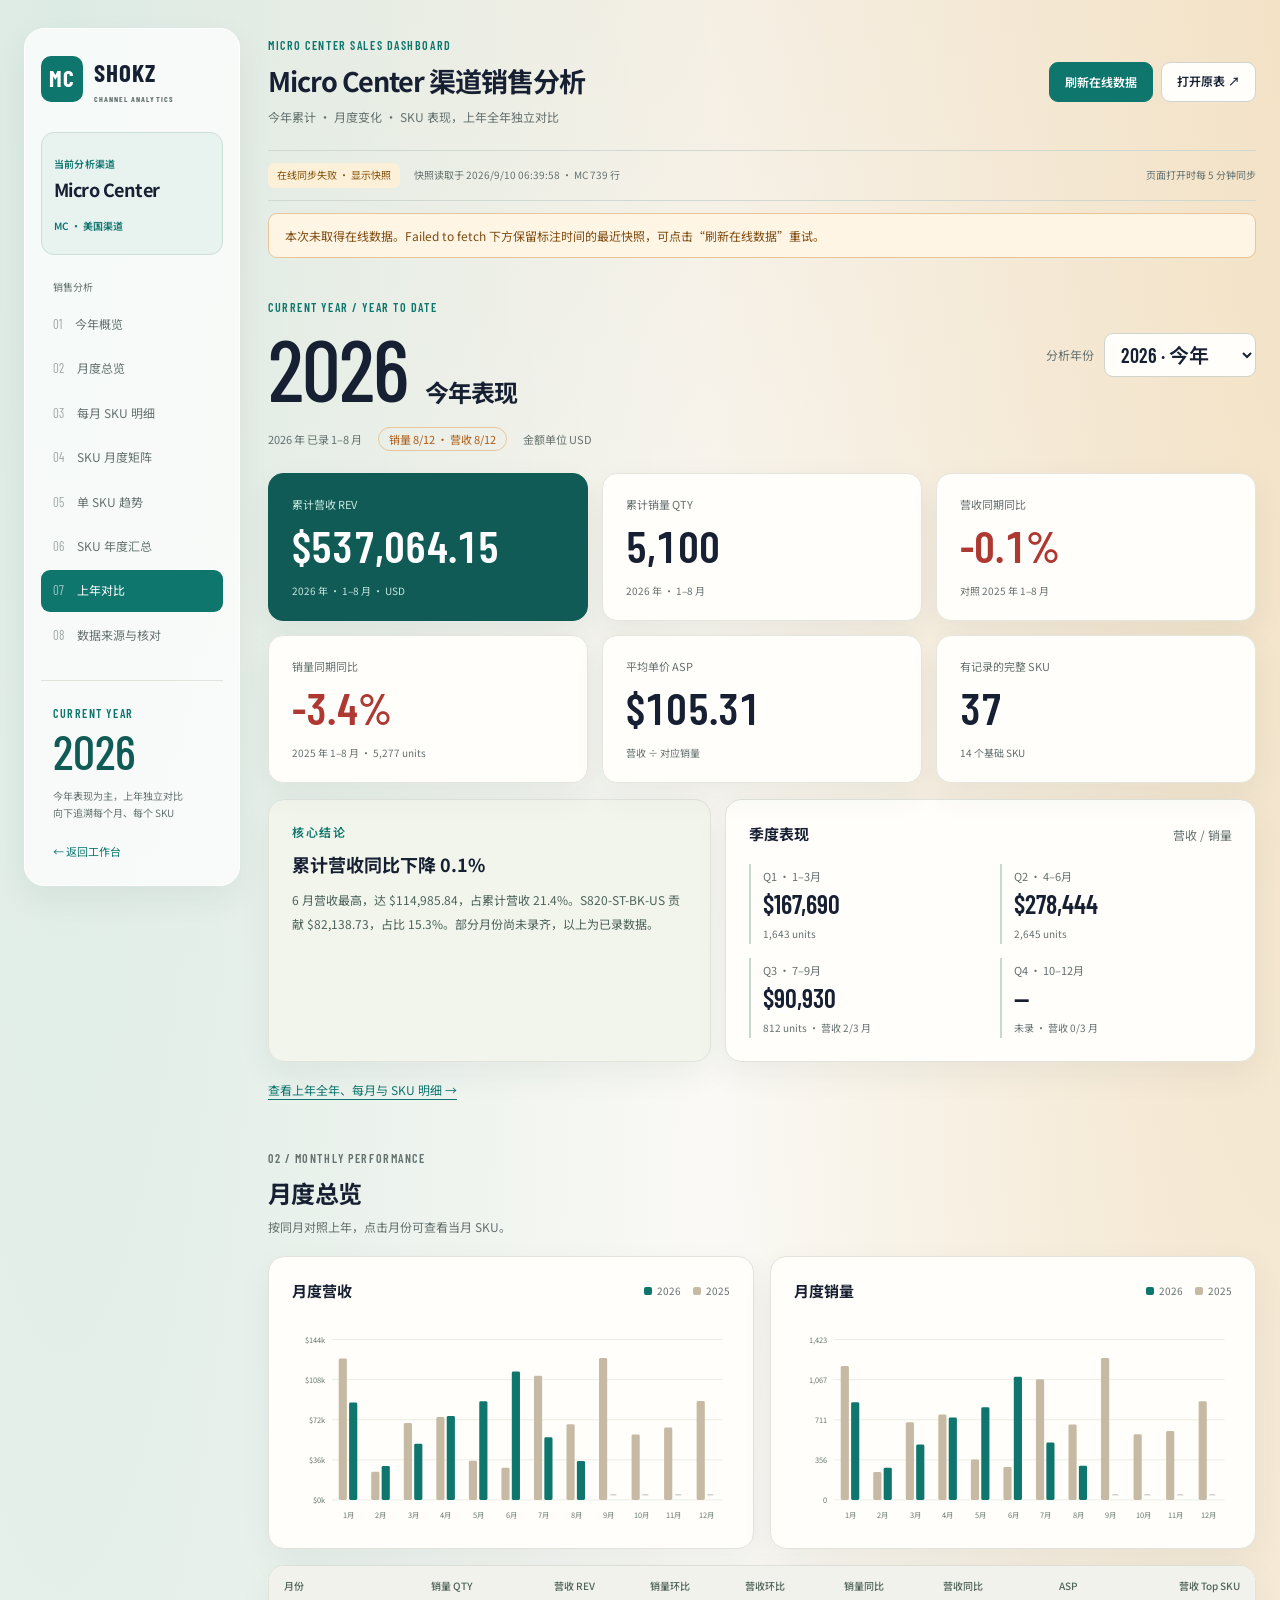
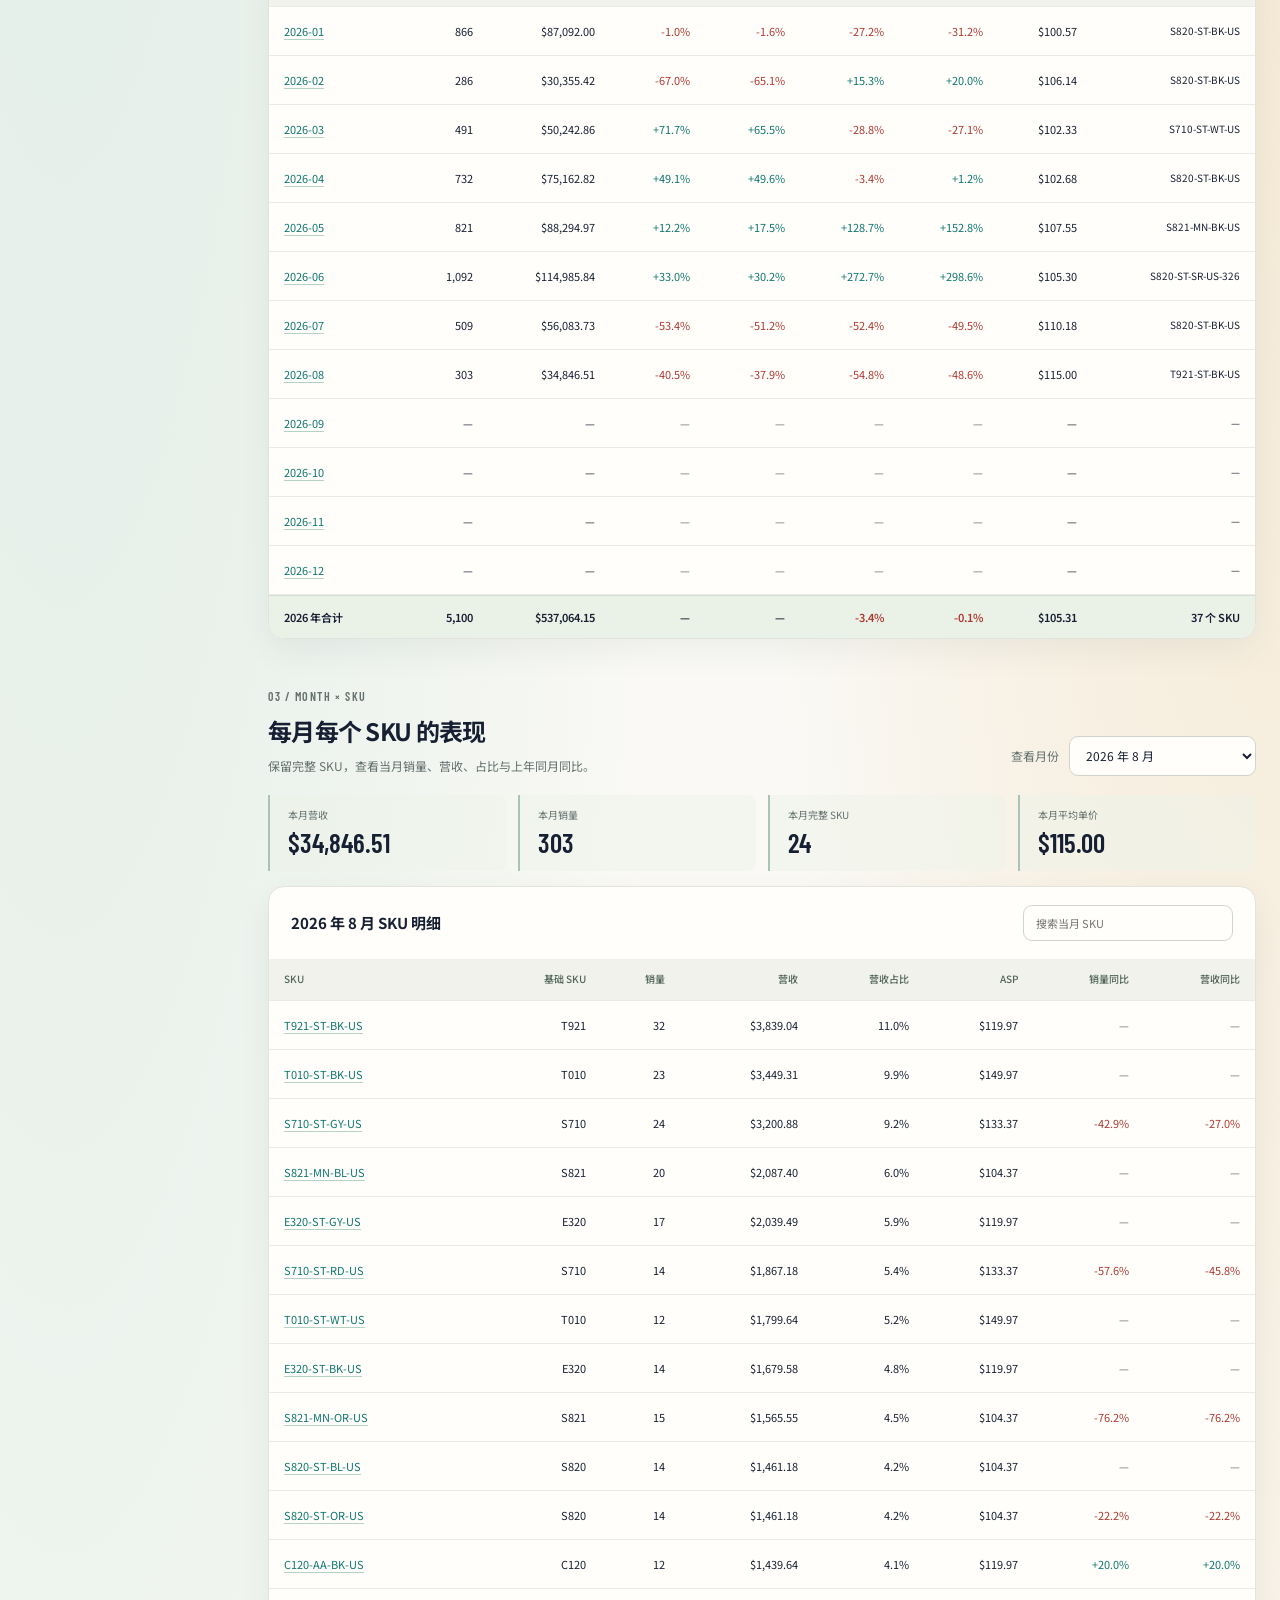
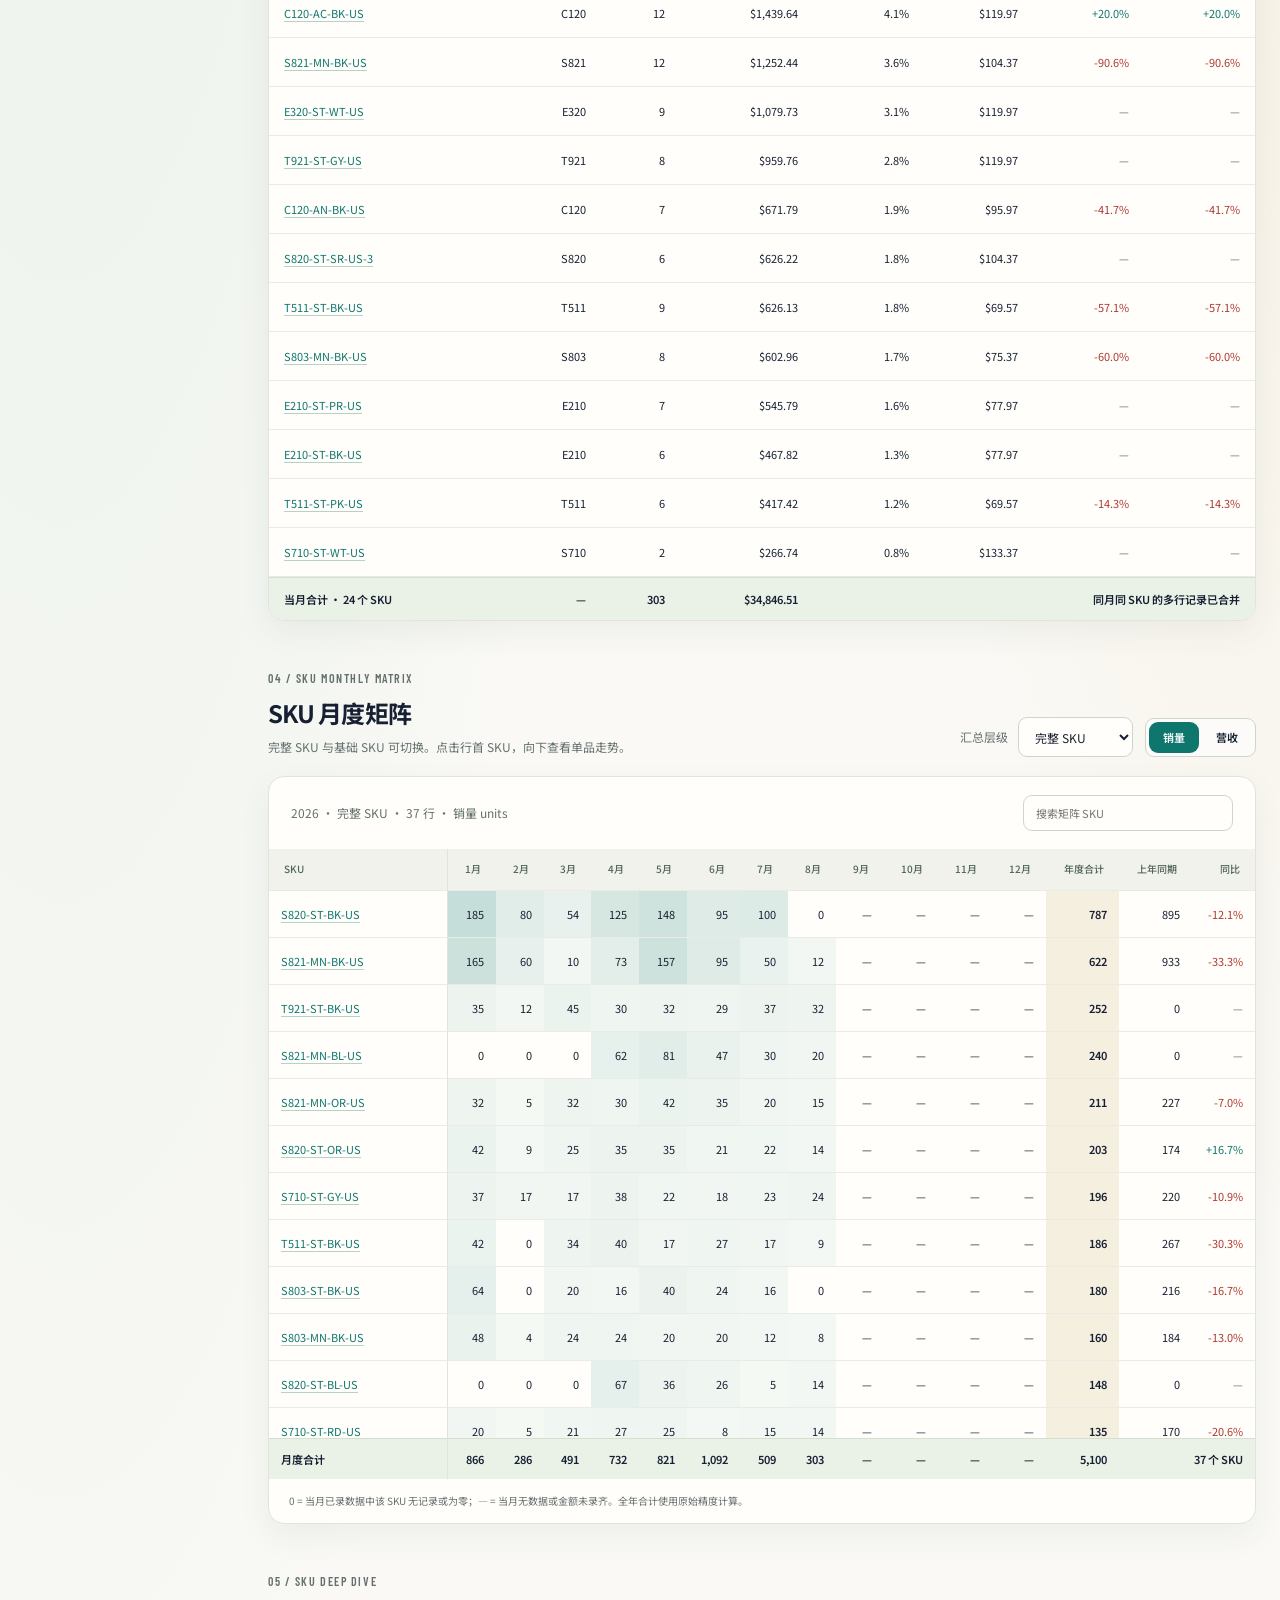
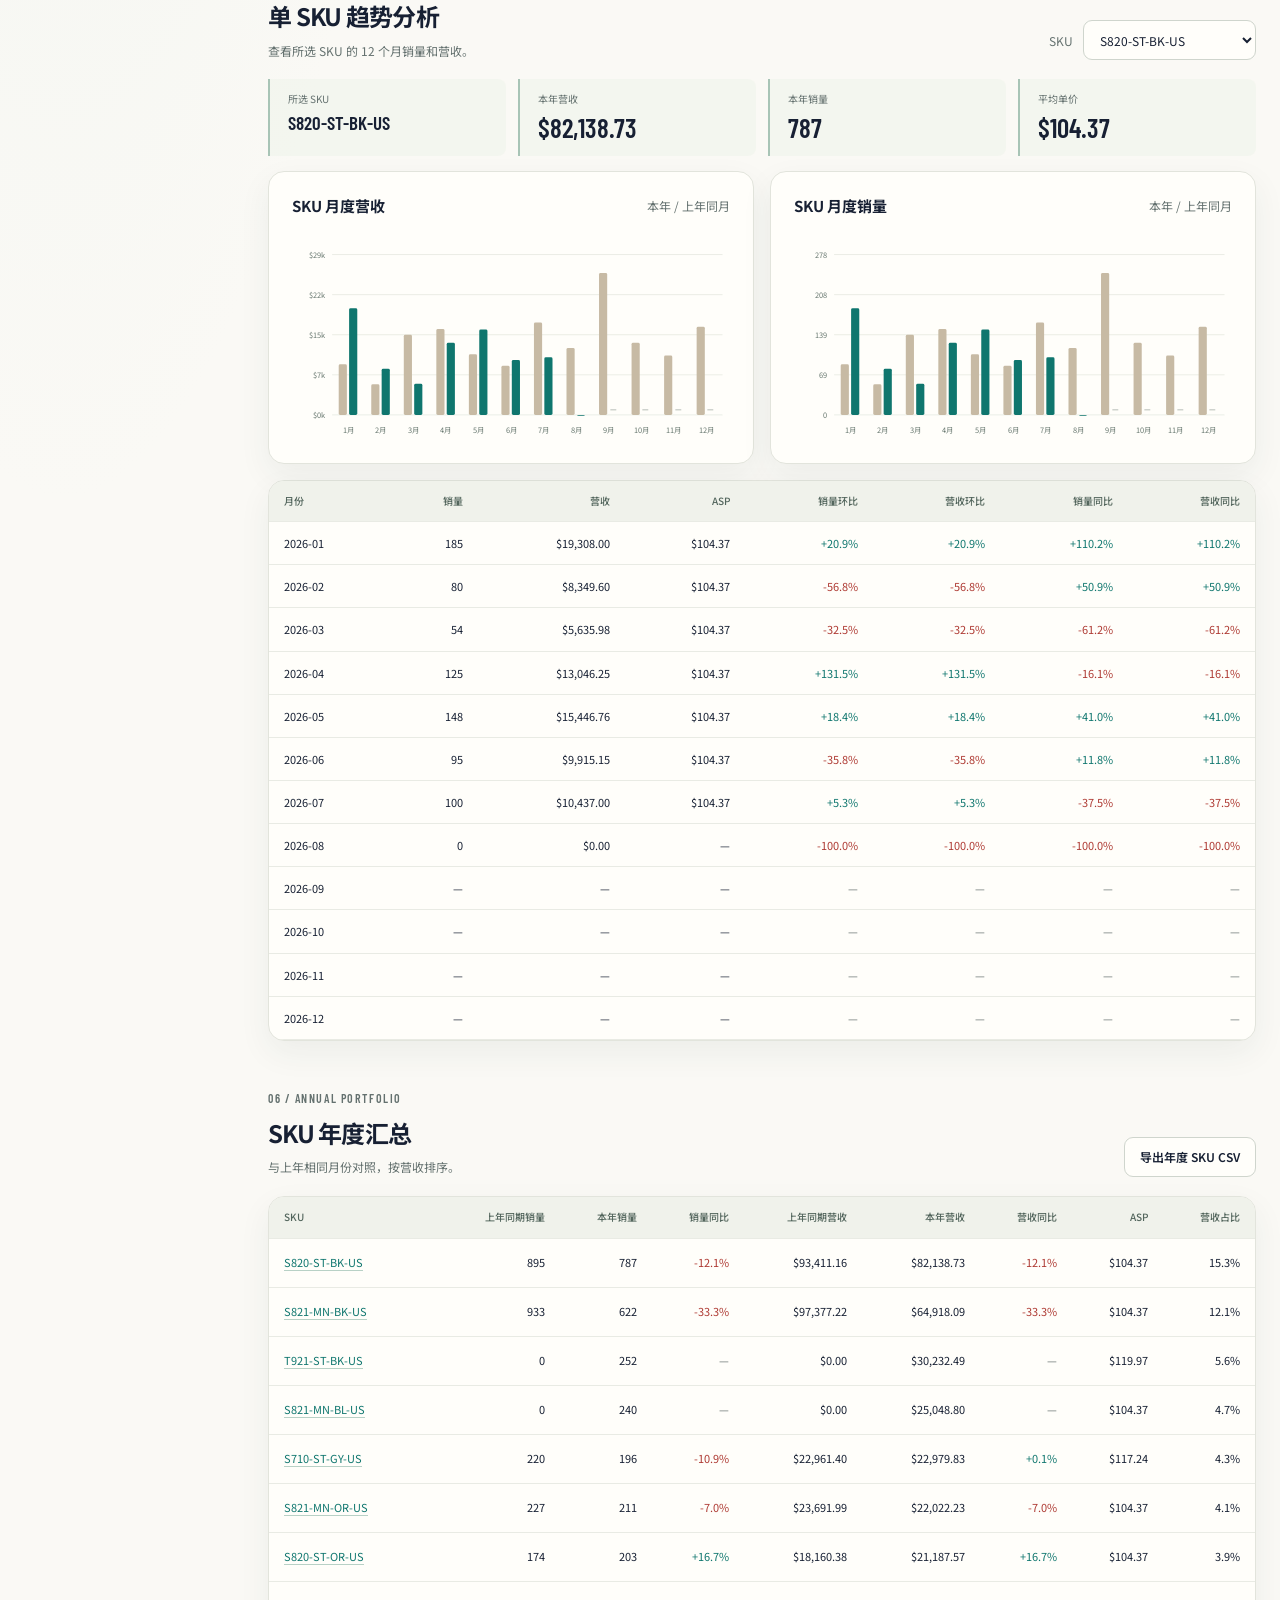
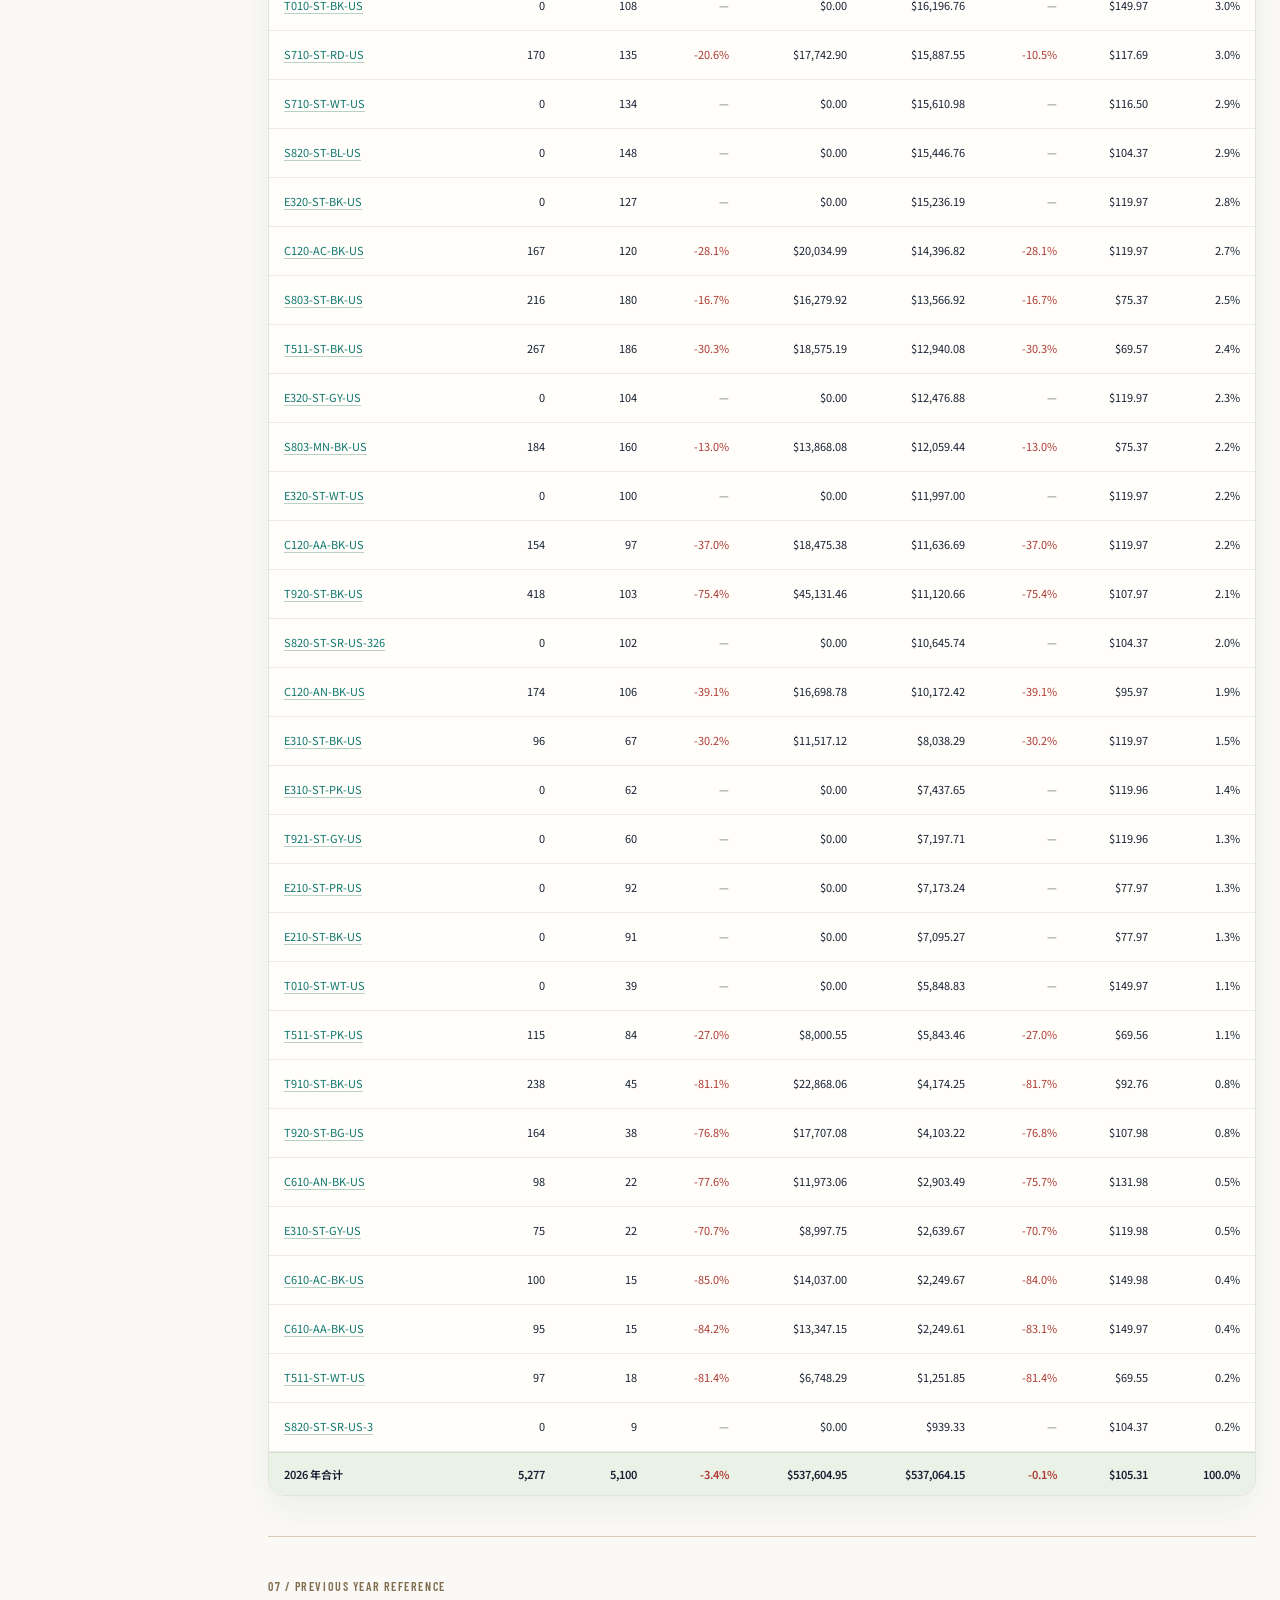
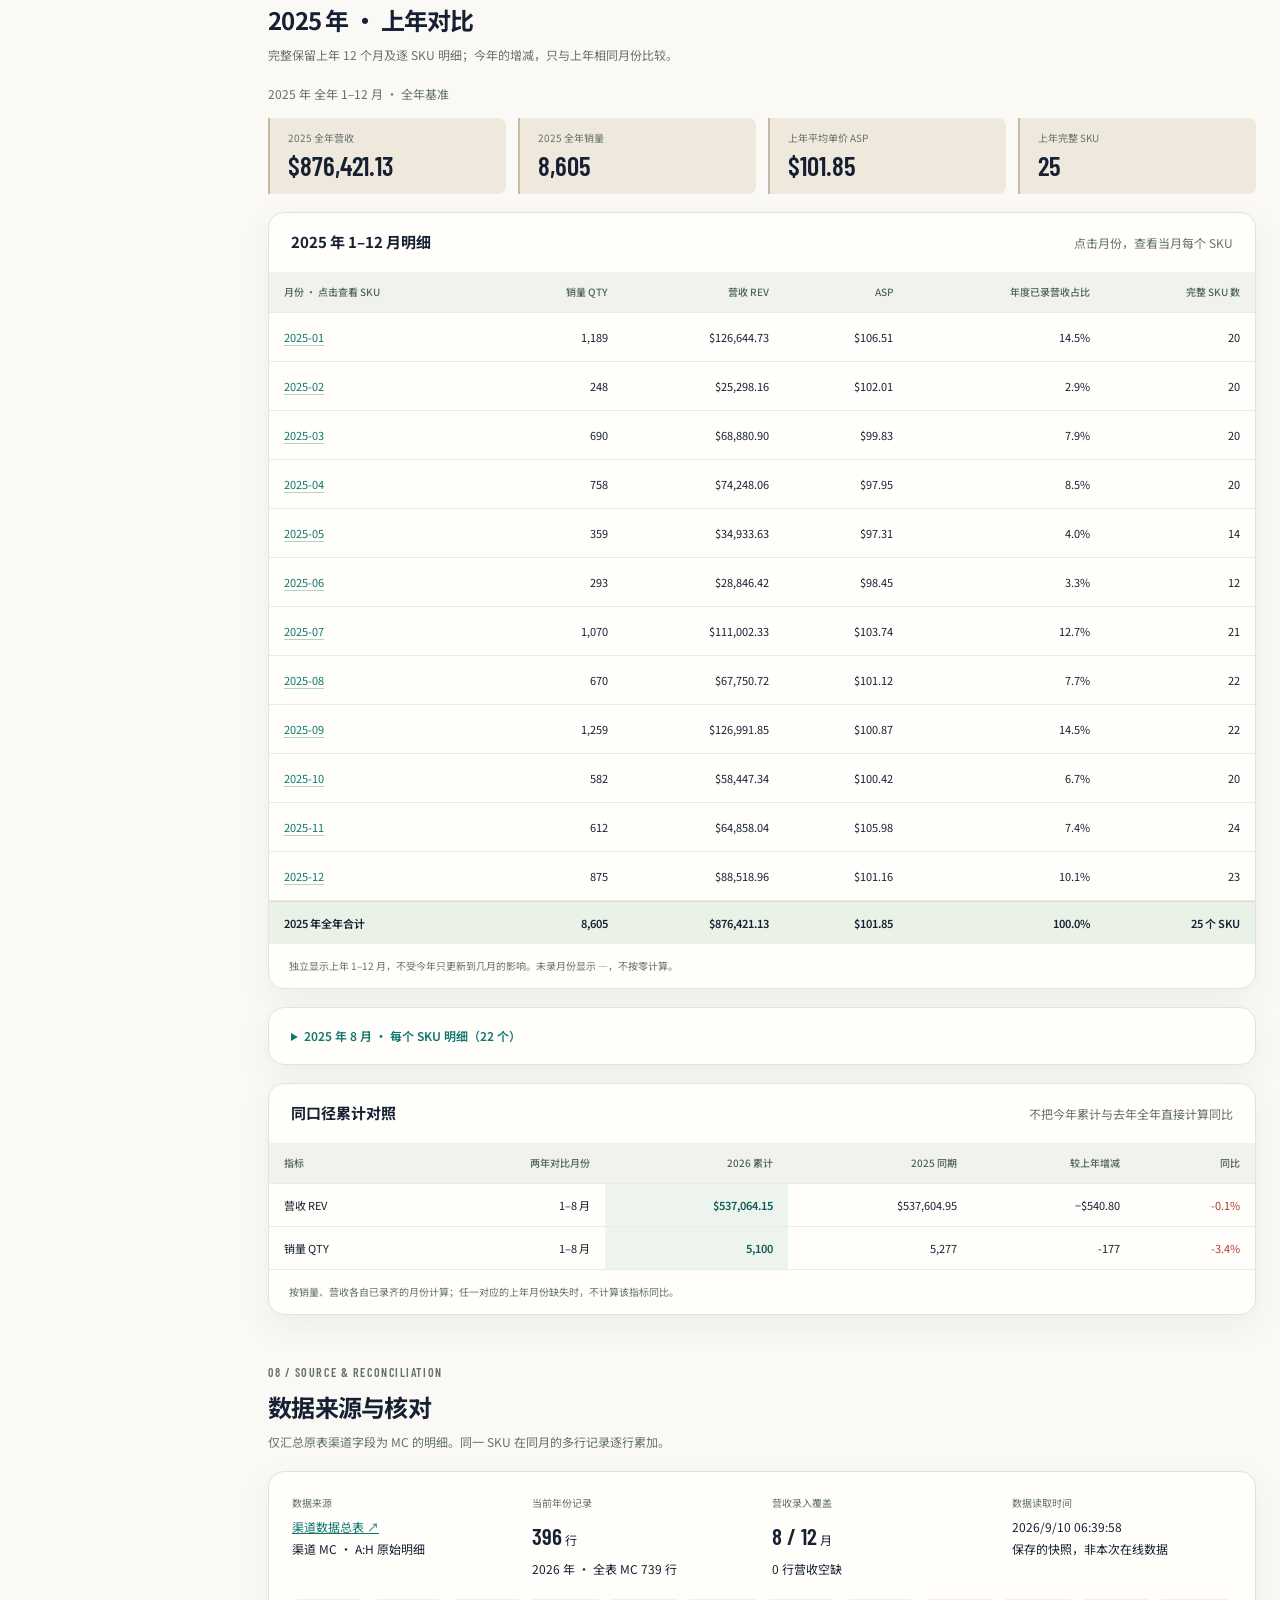
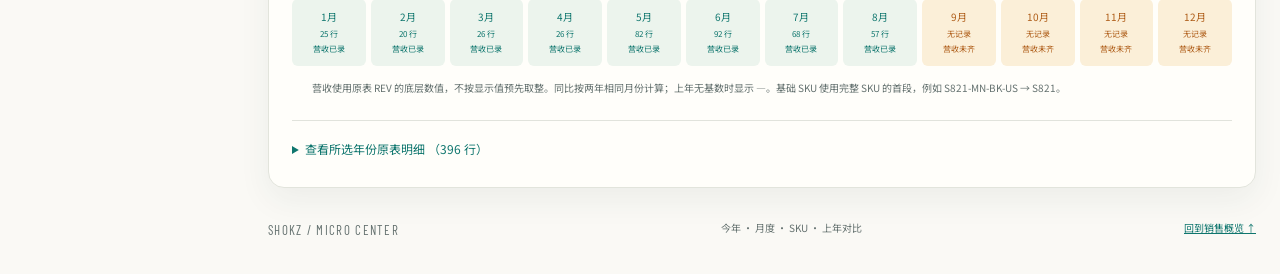
<file: microcenter/index.html>
<!doctype html>
<html lang="zh-CN">
<head>
  <meta charset="utf-8" />
  <meta name="viewport" content="width=device-width,initial-scale=1" />
  <title>Micro Center | 今年销售看板</title>
  <meta name="description" content="Micro Center 今年累计销售、月度趋势与逐 SKU 明细。上年全年独立作为对比，自动同步 Google Sheet。" />
  <link rel="preconnect" href="https://fonts.googleapis.com" />
  <link rel="preconnect" href="https://fonts.gstatic.com" crossorigin />
  <link href="https://fonts.googleapis.com/css2?family=Barlow+Condensed:wght@500;600;700&family=Noto+Sans+SC:wght@400;500;600;700&display=swap" rel="stylesheet" />
  <link rel="stylesheet" href="./styles.css?v=20260910-3" />
  <script defer src="./vendor/jszip.min.js"></script>
  <script defer src="./data-core.js?v=20260910-1"></script>
  <script defer src="./data-source.js?v=20260910-1"></script>
  <script defer src="./data.js?v=20260910-1"></script>
  <script defer src="./app.js?v=20260910-3"></script>
</head>
<body>
  <a class="skip-link" href="#activeChannelSection">跳到销售概览</a>
  <div class="layout-shell">
    <aside class="page-nav">
      <a class="brand" href="../"><span class="brand-mark">MC</span><span>SHOKZ<small>CHANNEL ANALYTICS</small></span></a>
      <div class="channel-card"><span class="eyebrow">当前分析渠道</span><strong>Micro Center</strong><span class="channel-tag">MC · 美国渠道</span></div>
      <nav aria-label="销售分析导航">
        <p class="nav-label">销售分析</p>
        <a class="nav-link active" href="#activeChannelSection"><span>01</span><b id="overviewNavLabel">今年概览</b></a>
        <a class="nav-link" href="#monthlySection"><span>02</span>月度总览</a>
        <a class="nav-link" href="#monthSkuSection"><span>03</span>每月 SKU 明细</a>
        <a class="nav-link" href="#matrixSection"><span>04</span>SKU 月度矩阵</a>
        <a class="nav-link" href="#skuTrendSection"><span>05</span>单 SKU 趋势</a>
        <a class="nav-link" href="#skuSummarySection"><span>06</span>SKU 年度汇总</a>
        <a class="nav-link" href="#previousYearSection"><span>07</span>上年对比</a>
        <a class="nav-link" href="#sourceSection"><span>08</span>数据来源与核对</a>
      </nav>
      <div class="nav-footer"><span class="eyebrow" id="navPeriodLabel">CURRENT YEAR</span><strong id="navYear">—</strong><p>今年表现为主，上年独立对比<br />向下追溯每个月、每个 SKU</p><a href="../">← 返回工作台</a></div>
    </aside>

    <main>
      <header class="page-header">
        <div><p class="eyebrow">MICRO CENTER SALES DASHBOARD</p><h1>Micro Center 渠道销售分析</h1><p class="muted">今年累计 · 月度变化 · SKU 表现，上年全年独立对比</p></div>
        <div class="header-actions"><button type="button" id="refreshData" class="primary">刷新在线数据</button><a class="button" id="sourceLink" target="_blank" rel="noopener noreferrer">打开原表 ↗</a></div>
      </header>
      <div class="sync-strip" aria-live="polite"><span class="status loading" id="sourceStatus">正在同步原表</span><span id="sourceSummary">正在读取 Micro Center 数据…</span><span class="sync-frequency">页面打开时每 5 分钟同步</span></div>
      <p id="syncError" class="error-note" role="status" hidden></p>
      <noscript><p class="error-note">请启用 JavaScript 以读取销售看板。</p></noscript>

      <section id="activeChannelSection" class="section">
        <div class="annual-heading"><div><p class="eyebrow" id="overviewEyebrow">CURRENT YEAR / YEAR TO DATE</p><h2><span id="annualYear">—</span><span class="year-label" id="annualLabel">今年表现</span></h2></div><label class="year-control">分析年份<select id="yearSelect"><option>正在读取</option></select></label></div>
        <div class="period-line"><span id="annualPeriod">正在核对今年数据范围</span><span id="coverageBadge" class="coverage">等待核对</span><span>金额单位 USD</span></div>
        <div id="kpiGrid" class="kpi-grid"></div>
        <div class="insight-grid"><article class="panel conclusion"><p class="eyebrow">核心结论</p><h3 id="conclusionTitle">正在汇总累计表现</h3><p id="conclusionText"></p></article><article class="panel quarter-panel"><div class="panel-head"><h3>季度表现</h3><span class="muted">营收 / 销量</span></div><div id="quarterGrid" class="quarter-grid"></div></article></div>
        <a class="comparison-jump" href="#previousYearSection">查看上年全年、每月与 SKU 明细 →</a>
      </section>

      <section id="monthlySection" class="section">
        <div class="section-head"><div><p class="eyebrow">02 / MONTHLY PERFORMANCE</p><h2>月度总览</h2><p>按同月对照上年，点击月份可查看当月 SKU。</p></div></div>
        <div class="two-charts"><article class="panel"><div class="panel-head"><h3>月度营收</h3><div class="legend"><span><i class="teal"></i><b class="selected-year">本年</b></span><span><i class="sand"></i><b class="prior-year">上年</b></span></div></div><div class="chart" id="revenueChart"></div></article><article class="panel"><div class="panel-head"><h3>月度销量</h3><div class="legend"><span><i class="teal"></i><b class="selected-year">本年</b></span><span><i class="sand"></i><b class="prior-year">上年</b></span></div></div><div class="chart" id="qtyChart"></div></article></div>
        <article class="panel table-panel"><div class="table-wrap"><table id="monthlyTable"><caption class="sr-only">所选年份各月营收与销量</caption><thead><tr><th>月份</th><th>销量 QTY</th><th>营收 REV</th><th>销量环比</th><th>营收环比</th><th>销量同比</th><th>营收同比</th><th>ASP</th><th>营收 Top SKU</th></tr></thead><tbody id="monthlyBody"></tbody><tfoot id="monthlyFoot"></tfoot></table></div></article>
      </section>

      <section id="monthSkuSection" class="section">
        <div class="section-head"><div><p class="eyebrow">03 / MONTH × SKU</p><h2>每月每个 SKU 的表现</h2><p>保留完整 SKU，查看当月销量、营收、占比与上年同月同比。</p></div><label>查看月份<select id="monthSelect" aria-label="查看月份"></select></label></div>
        <div id="monthMetrics" class="mini-metrics"></div>
        <article class="panel table-panel"><div class="panel-head padded"><h3 id="monthDetailTitle">月度 SKU 明细</h3><label class="search"><span class="sr-only">搜索当月 SKU</span><input type="search" id="monthSearch" placeholder="搜索当月 SKU" /></label></div><div class="table-wrap"><table id="monthSkuTable"><caption class="sr-only">当月逐 SKU 明细</caption><thead><tr><th>SKU</th><th>基础 SKU</th><th>销量</th><th>营收</th><th>营收占比</th><th>ASP</th><th>销量同比</th><th>营收同比</th></tr></thead><tbody id="monthSkuBody"></tbody><tfoot id="monthSkuFoot"></tfoot></table></div></article>
      </section>

      <section id="matrixSection" class="section">
        <div class="section-head"><div><p class="eyebrow">04 / SKU MONTHLY MATRIX</p><h2>SKU 月度矩阵</h2><p>完整 SKU 与基础 SKU 可切换。点击行首 SKU，向下查看单品走势。</p></div><div class="controls"><label>汇总层级<select id="levelSelect"><option value="sku">完整 SKU</option><option value="baseSku">基础 SKU</option></select></label><div class="metric-toggle" role="group" aria-label="矩阵指标"><button type="button" data-metric="qty" aria-pressed="true">销量</button><button type="button" data-metric="revenue" aria-pressed="false">营收</button></div></div></div>
        <article class="panel table-panel"><div class="panel-head padded"><span class="muted" id="matrixNote"></span><label class="search"><span class="sr-only">搜索矩阵 SKU</span><input type="search" id="matrixSearch" placeholder="搜索矩阵 SKU" /></label></div><div class="table-wrap matrix-wrap"><table id="matrixTable"><caption class="sr-only">SKU 全年月度矩阵</caption><thead id="matrixHead"></thead><tbody id="matrixBody"></tbody><tfoot id="matrixFoot"></tfoot></table></div><p class="table-note">0 = 当月已录数据中该 SKU 无记录或为零；— = 当月无数据或金额未录齐。全年合计使用原始精度计算。</p></article>
      </section>

      <section id="skuTrendSection" class="section">
        <div class="section-head"><div><p class="eyebrow">05 / SKU DEEP DIVE</p><h2>单 SKU 趋势分析</h2><p>查看所选 SKU 的 12 个月销量和营收。</p></div><label>SKU<select id="skuSelect" aria-label="分析 SKU"></select></label></div>
        <div id="skuMetrics" class="mini-metrics"></div>
        <div class="two-charts"><article class="panel"><div class="panel-head"><h3>SKU 月度营收</h3><span class="muted">本年 / 上年同月</span></div><div class="chart" id="skuRevenueChart"></div></article><article class="panel"><div class="panel-head"><h3>SKU 月度销量</h3><span class="muted">本年 / 上年同月</span></div><div class="chart" id="skuQtyChart"></div></article></div>
        <article class="panel table-panel"><div class="table-wrap"><table><caption class="sr-only">所选 SKU 月度变化</caption><thead><tr><th>月份</th><th>销量</th><th>营收</th><th>ASP</th><th>销量环比</th><th>营收环比</th><th>销量同比</th><th>营收同比</th></tr></thead><tbody id="skuTrendBody"></tbody></table></div></article>
      </section>

      <section id="skuSummarySection" class="section">
        <div class="section-head"><div><p class="eyebrow">06 / ANNUAL PORTFOLIO</p><h2>SKU 年度汇总</h2><p>与上年相同月份对照，按营收排序。</p></div><button type="button" id="exportSummary">导出年度 SKU CSV</button></div>
        <article class="panel table-panel"><div class="table-wrap"><table id="skuSummaryTable"><caption class="sr-only">SKU 年度汇总与同比</caption><thead><tr><th>SKU</th><th>上年同期销量</th><th>本年销量</th><th>销量同比</th><th>上年同期营收</th><th>本年营收</th><th>营收同比</th><th>ASP</th><th>营收占比</th></tr></thead><tbody id="skuSummaryBody"></tbody><tfoot id="skuSummaryFoot"></tfoot></table></div></article>
      </section>

      <section id="previousYearSection" class="section previous-year-section">
        <div class="section-head"><div><p class="eyebrow">07 / PREVIOUS YEAR REFERENCE</p><h2 id="previousYearTitle">上年对比</h2><p>完整保留上年 12 个月及逐 SKU 明细；今年的增减，只与上年相同月份比较。</p></div></div>
        <p class="reference-period" id="previousYearPeriod"></p>
        <div id="previousYearMetrics" class="mini-metrics"></div>
        <article class="panel table-panel"><div class="panel-head padded"><h3 id="previousMonthlyTitle">上年 1–12 月明细</h3><span class="muted">点击月份，查看当月每个 SKU</span></div><div class="table-wrap"><table id="previousMonthlyTable"><caption class="sr-only">上年完整 12 个月的销量与营收</caption><thead><tr><th>月份 · 点击查看 SKU</th><th>销量 QTY</th><th>营收 REV</th><th>ASP</th><th>年度已录营收占比</th><th>完整 SKU 数</th></tr></thead><tbody id="previousMonthlyBody"></tbody><tfoot id="previousMonthlyFoot"></tfoot></table></div><p class="table-note">独立显示上年 1–12 月，不受今年只更新到几月的影响。未录月份显示 —，不按零计算。</p></article>
        <details id="previousYearSkuDetails" class="panel table-panel"><summary id="previousSkuSummary">查看上年每月 SKU 明细</summary><div class="panel-head padded"><p class="muted">仅切换上年明细，不改变今年主看板</p><label>上年月份<select id="previousMonthSelect" aria-label="上年 SKU 明细月份"></select></label></div><div class="table-wrap"><table id="previousSkuTable"><caption class="sr-only">上年所选月份的每个 SKU 明细</caption><thead><tr><th>完整 SKU</th><th>基础 SKU</th><th>销量 QTY</th><th>营收 REV</th><th>ASP</th><th>当月营收占比</th></tr></thead><tbody id="previousSkuBody"></tbody><tfoot id="previousSkuFoot"></tfoot></table></div><p class="table-note">同月同 SKU 多行记录合并汇总；保留原始金额精度。</p></details>
        <article class="panel table-panel"><div class="panel-head padded"><h3>同口径累计对照</h3><span class="muted">不把今年累计与去年全年直接计算同比</span></div><div class="table-wrap"><table><caption class="sr-only">本年累计与上年相同月份对比</caption><thead><tr><th>指标</th><th>两年对比月份</th><th id="comparisonCurrentYear">本年累计</th><th id="comparisonPriorYear">上年同期</th><th>较上年增减</th><th>同比</th></tr></thead><tbody id="comparisonBody"></tbody></table></div><p class="table-note">按销量、营收各自已录齐的月份计算；任一对应的上年月份缺失时，不计算该指标同比。</p></article>
      </section>

      <section id="sourceSection" class="section">
        <div class="section-head"><div><p class="eyebrow">08 / SOURCE & RECONCILIATION</p><h2>数据来源与核对</h2><p>仅汇总原表渠道字段为 MC 的明细。同一 SKU 在同月的多行记录逐行累加。</p></div></div>
        <article class="panel"><dl class="source-grid" id="auditGrid"></dl><div id="coverageGrid" class="coverage-grid"></div><p class="table-note">营收使用原表 REV 的底层数值，不按显示值预先取整。同比按两年相同月份计算；上年无基数时显示 —。基础 SKU 使用完整 SKU 的首段，例如 S821-MN-BK-US → S821。</p><details id="rawDetails"><summary>查看所选年份原表明细 <span id="rawCount"></span></summary><div class="table-wrap raw-wrap"><table><caption class="sr-only">原表 MC 逐行明细</caption><thead><tr><th>原表行号</th><th>年份</th><th>月份</th><th>渠道</th><th>SKU</th><th>原表 Model</th><th>QTY</th><th>REV</th></tr></thead><tbody id="rawBody"></tbody></table></div></details></article>
      </section>
      <footer><span>SHOKZ / MICRO CENTER</span><span>今年 · 月度 · SKU · 上年对比</span><a href="#activeChannelSection">回到销售概览 ↑</a></footer>
    </main>
  </div>
</body>
</html>
</file>
<file: microcenter/styles.css>
:root{--bg:#f5efe4;--paper:#fffefa;--ink:#172033;--muted:#64716f;--teal:#0f766e;--teal-dark:#115b56;--teal-soft:#e8f2ef;--amber:#ae5c17;--sand:#c7baa4;--red:#ae3932;--line:#e1e3dc;--shadow:0 12px 32px #263b3910;--display:"Barlow Condensed","Noto Sans SC",sans-serif}
*{box-sizing:border-box}html{scroll-behavior:smooth;scroll-padding-top:24px}body{margin:0;color:var(--ink);font:14px/1.65 "Noto Sans SC",sans-serif;background:radial-gradient(ellipse at 5% 0,#dcebe4 0,transparent 38%),radial-gradient(ellipse at 100% 0,#f3e2c6 0,transparent 32%),linear-gradient(var(--bg),#faf9f5 1000px);min-height:100vh}button,input,select{font:inherit}button,.button,select,input{border:1px solid #cfd5cd;background:var(--paper);border-radius:9px;color:var(--ink);min-height:40px}button,.button{padding:8px 15px;cursor:pointer;font-size:12px;font-weight:600;white-space:nowrap;text-decoration:none}button:hover,.button:hover{border-color:var(--teal);background:var(--teal-soft)}button:disabled{cursor:wait;opacity:.6}.primary{background:var(--teal);color:white;border-color:var(--teal)}.primary:hover{background:var(--teal-dark);color:white}a{color:var(--teal)}button:focus-visible,a:focus-visible,input:focus-visible,select:focus-visible,summary:focus-visible{outline:3px solid #cc8b37;outline-offset:3px}select{padding:8px 30px 8px 12px;cursor:pointer}input{padding:8px 12px;max-width:100%}h1,h2,h3,p{margin:0}h1{font-size:27px;line-height:1.35;letter-spacing:-.04em}h2{font-size:24px;line-height:1.4;letter-spacing:-.03em}h3{font-size:15px;line-height:1.5}label{display:flex;gap:10px;align-items:center;color:var(--muted);font-size:12px}.muted,.section-head p,.table-note{color:var(--muted);font-size:12px}.eyebrow{font-family:var(--display);font-size:12px;font-weight:600;letter-spacing:.13em;color:var(--teal);margin-bottom:7px}.layout-shell{width:min(1680px,calc(100% - 48px));margin:28px auto;display:grid;grid-template-columns:216px minmax(0,1fr);gap:28px;align-items:start}.page-nav{position:sticky;top:24px;padding:23px 16px;background:#ffffffbb;border:1px solid #ffffff;border-radius:20px;box-shadow:var(--shadow)}.brand{display:flex;gap:11px;align-items:center;text-decoration:none;color:var(--ink);font-family:var(--display);font-size:25px;font-weight:700;letter-spacing:.04em}.brand small{display:block;font-size:8px;color:var(--muted);letter-spacing:.13em}.brand-mark{display:grid;place-items:center;background:var(--teal);color:#fff;border-radius:10px;width:42px;height:46px;font-size:23px}.channel-card{margin:26px 0 24px;padding:18px 12px;border-radius:13px;background:var(--teal-soft);border:1px solid #cdded5}.channel-card strong{display:block;font-size:18px;margin-bottom:9px;letter-spacing:-.03em}.channel-card .eyebrow{font-family:inherit;letter-spacing:.02em;font-size:10px}.channel-tag{font-size:10px;color:var(--teal);font-weight:600}.nav-label{font-size:10px;color:var(--muted);margin:0 12px 8px}.nav-link{display:flex;gap:13px;padding:10px 12px;border-radius:9px;font-size:12px;color:var(--muted);text-decoration:none;margin:3px 0}.nav-link span{font-family:var(--display);font-size:13px;opacity:.6}.nav-link:hover,.nav-link.active{background:var(--teal);color:white}.nav-footer{border-top:1px solid var(--line);margin-top:24px;padding:20px 12px 0}.nav-footer strong{display:block;font-family:var(--display);font-size:49px;font-weight:500;line-height:1.1;color:var(--teal-dark)}.nav-footer p{color:var(--muted);font-size:10px;margin:10px 0 18px}.nav-footer a{font-size:11px;text-decoration:none}main{min-width:0}.page-header{display:flex;justify-content:space-between;gap:20px;align-items:center;padding:8px 0 23px}.page-header .muted{margin-top:8px}.header-actions{display:flex;gap:8px}.sync-strip{display:flex;gap:14px;align-items:center;flex-wrap:wrap;font-size:10px;color:var(--muted);border-block:1px solid #cfd9d1;padding:12px 0}.sync-frequency{margin-left:auto}.status{font-size:10px;white-space:nowrap;padding:4px 9px;border-radius:6px;background:#e6e9e4;color:var(--muted)}.status.live{background:var(--teal-soft);color:var(--teal-dark)}.status.live:before{content:"";display:inline-block;width:6px;height:6px;background:var(--teal);border-radius:50%;margin-right:6px}.status.loading,.status.cached{background:#fcf0d8;color:#845109}.error-note{border:1px solid #e7c599;background:#fff5e4;padding:12px 16px;border-radius:9px;margin-top:12px;font-size:12px;color:#7e4c11}.section{margin-top:40px;scroll-margin-top:24px}.annual-heading{display:flex;align-items:center;justify-content:space-between}.annual-heading h2{display:flex;align-items:baseline;gap:18px}.annual-heading h2>span:first-child{font:500 86px/1 var(--display);letter-spacing:-.02em}.year-label{font-size:24px;letter-spacing:-.04em}.year-control select{font:600 20px var(--display);min-width:100px}.period-line{display:flex;gap:16px;align-items:center;flex-wrap:wrap;color:var(--muted);font-size:11px;margin:16px 0 22px}.coverage{border:1px solid #bbd3c9;border-radius:99px;color:var(--teal);padding:2px 10px}.coverage.incomplete{color:var(--amber);border-color:#e7c79c}.kpi-grid{display:grid;grid-template-columns:repeat(3,minmax(0,1fr));gap:14px}.kpi{background:var(--paper);border:1px solid #e4e5dc;border-radius:15px;padding:21px 23px;box-shadow:var(--shadow);min-width:0;position:relative}.kpi:first-child{background:var(--teal-dark);color:white;border-color:var(--teal-dark)}.kpi:first-child .kpi-label,.kpi:first-child small{color:#c7e6df}.kpi-label{display:block;font-size:11px;color:var(--muted);margin-bottom:9px}.kpi-value{font-family:var(--display);font-size:44px;font-weight:600;line-height:1.1;letter-spacing:.005em;font-variant-numeric:tabular-nums}.kpi small{display:block;color:var(--muted);font-size:10px;margin-top:12px}.positive{color:var(--teal)}.negative{color:var(--red)}.neutral{color:var(--muted)}.kpi small strong{font-weight:500}.panel{background:var(--paper);border:1px solid #e2e4dc;border-radius:16px;padding:23px;box-shadow:var(--shadow);min-width:0}.insight-grid{display:grid;grid-template-columns:1fr 1.2fr;gap:14px;margin-top:16px}.conclusion{background:#f2f5ec}.conclusion h3{font-size:18px;margin:8px 0 10px}.conclusion>p:last-child{font-size:12px;color:#4b625b;line-height:1.95}.panel-head{display:flex;align-items:center;justify-content:space-between;gap:16px;margin-bottom:18px}.quarter-grid{display:grid;grid-template-columns:repeat(2,1fr);gap:14px 20px}.quarter{border-left:2px solid #c7d9cd;padding-left:12px;min-width:0}.quarter span{font-size:11px;color:var(--muted)}.quarter strong{display:block;font:600 26px/1.3 var(--display)}.quarter small{font-size:10px;color:var(--muted)}.section-head{display:flex;align-items:end;justify-content:space-between;gap:20px;margin-bottom:19px}.section-head p{margin-top:8px}.two-charts{display:grid;grid-template-columns:repeat(2,minmax(0,1fr));gap:16px;margin-bottom:16px}.legend{display:flex;gap:12px;font-size:10px;color:var(--muted)}.legend span{display:flex;gap:5px;align-items:center}.legend b{font-weight:400}.legend i{width:8px;height:8px;border-radius:2px;display:inline-block}.teal{background:var(--teal)}.sand{background:var(--sand)}.chart svg{display:block;width:100%;height:auto;overflow:visible}.chart{min-height:160px}.chart text{font-family:"Noto Sans SC",sans-serif;font-size:10px;fill:#687870}.chart .chart-title{font-size:10px}.chart .chart-hit:hover rect{opacity:.7}.chart .chart-hit:focus{outline:none}.chart .chart-hit:focus rect{stroke:var(--amber);stroke-width:2px}.table-panel{padding:0;overflow:hidden}.table-wrap{overflow:auto;scrollbar-width:thin;scrollbar-color:#bbc8be #f4f4ed}table{width:100%;border-collapse:separate;border-spacing:0;font-variant-numeric:tabular-nums;font-size:11px;white-space:nowrap}th,td{padding:12px 15px;text-align:right;border-bottom:1px solid #e9ebe4}th{background:#f0f2eb;font-size:10px;font-weight:500;color:#52655c;position:sticky;top:0;z-index:2}td:first-child,th:first-child{text-align:left}tbody tr:hover td{background:#eef5ef}tfoot td{font-weight:600;background:#eaf1e7;border-top:1px solid #d2dfd1;border-bottom:0}td.product{font-size:10px}td small{display:block;font-size:9px;color:var(--muted)}.table-note{font-size:10px;padding:13px 20px;margin:0;line-height:1.8}.text-button{border:0;background:transparent;color:var(--teal);min-height:24px;padding:0;font:inherit;text-align:left;border-radius:2px;text-decoration:underline;text-decoration-color:#b8d1c6;text-underline-offset:3px}.text-button:hover{background:transparent;color:var(--amber)}.table-wrap .empty{text-align:center;padding:26px;color:var(--muted)}.padded{padding:18px 22px 0}.mini-metrics{display:grid;grid-template-columns:repeat(4,minmax(0,1fr));gap:12px;margin-bottom:15px}.mini-metric{padding:12px 18px;border-left:2px solid #a8c4b6;background:#eef3e980;border-radius:0 8px 8px 0;min-width:0}.mini-metric small{display:block;font-size:10px;color:var(--muted);margin-bottom:3px}.mini-metric strong{font:600 27px var(--display);word-break:break-word}.mini-metric strong.product{font-size:19px}.controls{display:flex;align-items:center;gap:12px;flex-wrap:wrap}.metric-toggle{display:flex;border:1px solid #cdd6cc;padding:3px;border-radius:9px;gap:3px;background:#ffffff99}.metric-toggle button{border:0;min-height:31px;padding:5px 14px;font-size:11px;background:transparent}.metric-toggle button[aria-pressed=true]{background:var(--teal);color:white}.matrix-wrap{max-height:630px}.matrix-wrap th:first-child,.matrix-wrap td:first-child{position:sticky;left:0;background:var(--paper);z-index:1;min-width:172px;border-right:1px solid var(--line)}.matrix-wrap th:first-child{background:#f0f2eb;z-index:3}.matrix-wrap tfoot td{position:sticky;bottom:0;z-index:2;background:#eaf1e7}.matrix-wrap tfoot td:first-child{z-index:3;background:#eaf1e7}.matrix-wrap td{padding:11px 12px}.matrix-total{font-weight:600;background:#f4efdf}.search input{width:210px;font-size:11px;min-height:36px}.source-grid{display:grid;grid-template-columns:repeat(4,minmax(0,1fr));gap:20px;margin:0 0 20px}.source-grid dt{font-size:10px;color:var(--muted);margin-bottom:5px}.source-grid dd{margin:0;font-size:12px;line-height:1.8;overflow-wrap:anywhere}.source-grid strong{font-family:var(--display);font-size:23px;font-weight:600}.coverage-grid{display:grid;grid-template-columns:repeat(12,minmax(0,1fr));gap:5px}.month-cover{text-align:center;padding:10px 3px;background:#ecf4ed;border-radius:6px;font-size:10px;color:var(--teal)}.month-cover.incomplete{background:#fbefd8;color:var(--amber)}.month-cover small{display:block;font-size:8px;line-height:1.9}details{border-top:1px solid var(--line);margin-top:10px;padding-top:13px}summary{cursor:pointer;font-size:12px;color:var(--teal);padding:5px 0}.raw-wrap{max-height:450px;margin-top:15px}.source-row-link{font-size:11px}footer{display:flex;justify-content:space-between;gap:15px;flex-wrap:wrap;padding:32px 0 5px;color:var(--muted);font-size:10px}footer>span:first-child{font-family:var(--display);letter-spacing:.1em;font-size:13px}.sr-only{position:absolute;width:1px;height:1px;padding:0;margin:-1px;overflow:hidden;clip:rect(0,0,0,0);white-space:nowrap;border:0}.skip-link{position:fixed;top:-100px;left:20px;z-index:100;background:white;padding:12px}.skip-link:focus{top:12px}[hidden]{display:none!important}
.nav-link b{font-weight:400}.comparison-jump{display:inline-block;margin-top:18px;font-size:12px;text-underline-offset:4px}.previous-year-section{border-top:1px solid #d7c9b2;padding-top:32px}.previous-year-section .eyebrow{color:#806d4f}.reference-period{color:var(--muted);font-size:12px;margin-bottom:14px}.previous-year-section .mini-metric{background:#efe9dd;border-color:var(--sand)}.current-period{color:var(--teal-dark);font-weight:600;background:#edf4ed}
.previous-year-section>.panel{margin-top:18px}.previous-year-section>details{padding-top:0;scroll-margin-top:24px}.previous-year-section>details>summary{padding:18px 22px;font-weight:600}
@media(max-width:1150px){.layout-shell{grid-template-columns:176px minmax(0,1fr);gap:20px;width:calc(100% - 32px)}.page-nav{padding:20px 10px}.brand{font-size:21px}.header-actions{flex-wrap:wrap;justify-content:flex-end}.page-header h1{font-size:22px}.kpi{padding:18px}.kpi-value{font-size:38px}.insight-grid{grid-template-columns:1fr}.quarter-grid{grid-template-columns:repeat(4,1fr)}.two-charts{grid-template-columns:1fr}.chart svg{max-height:290px}.source-grid{grid-template-columns:repeat(2,1fr)}.section-head{flex-wrap:wrap}}
@media(max-width:760px){.layout-shell{display:block;width:calc(100% - 28px);margin:15px auto}.page-nav{position:static;padding:13px;border-radius:13px;margin-bottom:22px}.brand{font-size:22px}.brand-mark{width:34px;height:38px}.channel-card,.nav-footer,.nav-label{display:none}.page-nav nav{display:flex;overflow-x:auto;margin-top:13px;gap:4px;scrollbar-width:none}.nav-link{white-space:nowrap;font-size:10px;padding:7px 10px;gap:6px;flex-shrink:0}.page-header{display:block;padding-top:0}.page-header h1{font-size:24px}.header-actions{justify-content:flex-start;margin-top:18px}.sync-strip{gap:8px 10px;align-items:flex-start}.sync-frequency{width:100%;margin:0}.section{margin-top:30px}.annual-heading h2>span:first-child{font-size:65px}.year-label{font-size:18px}.annual-heading h2{gap:10px}.annual-heading .eyebrow{font-size:10px}.year-control{display:grid;gap:3px}.year-control select{font-size:18px;min-width:84px}.kpi-grid{grid-template-columns:repeat(2,minmax(0,1fr));gap:10px}.kpi{padding:17px 15px;border-radius:12px}.kpi-value{font-size:37px}.kpi small{font-size:9px}.period-line{gap:8px;font-size:10px}.panel{padding:18px;border-radius:12px}.table-panel{padding:0}.quarter-grid{grid-template-columns:repeat(2,1fr)}.section-head p{font-size:11px}h2{font-size:21px}.section-head{gap:12px}.mini-metrics{grid-template-columns:repeat(2,minmax(0,1fr));gap:10px}.mini-metric{padding:9px 12px}.mini-metric strong{font-size:25px}.controls{gap:8px}.coverage-grid{grid-template-columns:repeat(6,1fr);gap:7px}.source-grid{gap:20px 12px}.source-grid dd{font-size:11px}.padded{padding:15px 15px 0;flex-wrap:wrap}.table-note{padding:13px 15px}.matrix-wrap td:first-child,.matrix-wrap th:first-child{min-width:148px}.search input{width:180px}.chart{min-height:140px}footer{font-size:9px}.chart text{font-size:11px}}
@media(prefers-reduced-motion:reduce){html{scroll-behavior:auto}}
@media(max-width:760px){.kpi:first-child,.kpi:last-child{grid-column:1/-1}}
@media print{.page-nav,.header-actions,.sync-frequency,#sourceSection,footer,button,.controls,.search{display:none!important}.layout-shell{display:block;width:100%;margin:0}body{background:#fff;font-size:10px}.panel,.kpi{box-shadow:none;break-inside:avoid}.section{margin-top:25px}.table-wrap{overflow:visible;max-height:none}table{font-size:8px}th,td{padding:6px}.two-charts{grid-template-columns:1fr 1fr}}
</file>
